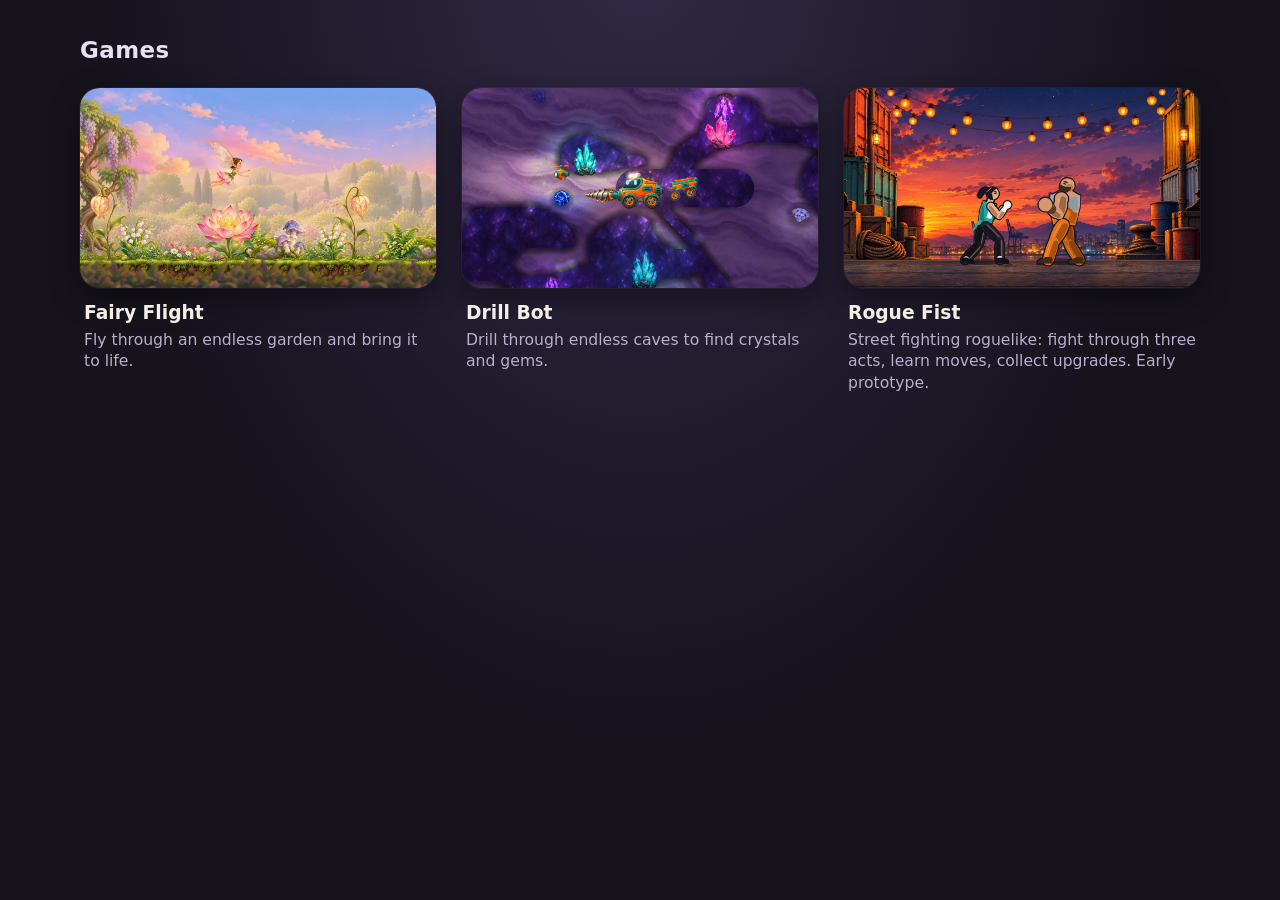
<file: index.html>
<!doctype html>
<html lang="en">
  <head>
    <meta charset="utf-8" />
    <meta name="viewport" content="width=device-width, initial-scale=1, viewport-fit=cover" />
    <meta name="theme-color" content="#16131d" />
    <title>Games</title>
    <link rel="icon" href="data:image/svg+xml,%3Csvg xmlns='http://www.w3.org/2000/svg' viewBox='0 0 32 32'%3E%3Cpath d='M16 3l11 9-11 17L5 12z' fill='%23ffc766'/%3E%3C/svg%3E" />
    <style>
      :root {
        color-scheme: dark;
      }
      html,
      body {
        margin: 0;
        min-height: 100%;
        background: radial-gradient(ellipse at 50% -10%, #332a48, #16131d 60%) fixed #16131d;
        color: #f4eee6;
        font: 17px/1.4 ui-rounded, 'SF Pro Rounded', 'Nunito', system-ui, sans-serif;
      }
      main {
        max-width: 1120px;
        margin: 0 auto;
        padding: max(28px, env(safe-area-inset-top)) 22px 40px;
      }
      h1 {
        margin: 6px 0 22px;
        font-size: 1.35rem;
        font-weight: 700;
        letter-spacing: 0.02em;
        color: #e9dff5;
      }
      .games {
        display: grid;
        grid-template-columns: repeat(auto-fit, minmax(300px, 1fr));
        gap: 26px;
      }
      a.game {
        display: block;
        color: inherit;
        text-decoration: none;
        border-radius: 20px;
        outline: none;
      }
      a.game img {
        display: block;
        width: 100%;
        height: auto;
        aspect-ratio: 16 / 9;
        object-fit: cover;
        border-radius: 20px;
        box-shadow: 0 10px 30px rgba(0, 0, 0, 0.45), 0 0 0 1px rgba(255, 255, 255, 0.06);
        transition: transform 0.18s ease, box-shadow 0.18s ease;
      }
      a.game:hover img,
      a.game:focus-visible img {
        transform: translateY(-3px) scale(1.01);
        box-shadow: 0 16px 40px rgba(0, 0, 0, 0.55), 0 0 0 3px rgba(255, 214, 140, 0.8);
      }
      a.game span {
        display: block;
        margin: 12px 4px 0;
        font-weight: 700;
        font-size: 1.1rem;
      }
      a.game small {
        display: block;
        margin: 2px 4px 0;
        color: #b9aecb;
        font-size: 0.92rem;
      }
    </style>
  </head>
  <body>
    <main>
      <h1>Games</h1>
      <div class="games">
        <a class="game" href="fairy-flight/">
          <img src="shots/fairy-flight.webp" alt="Fairy Flight: a fairy flying over a glowing flower garden" width="1280" height="720" />
          <span>Fairy Flight</span>
          <small>Fly through an endless garden and bring it to life.</small>
        </a>
        <a class="game" href="drill-bot/">
          <img src="shots/drill-bot.webp" alt="Drill Bot: a robot car drilling through a glowing crystal cave" width="1280" height="720" />
          <span>Drill Bot</span>
          <small>Drill through endless caves to find crystals and gems.</small>
        </a>
        <a class="game" href="rogue-fist/">
          <img src="shots/rogue-fist.webp" alt="Rogue Fist: two street fighters trading blows on a harbour dock at sunset" width="1280" height="720" />
          <span>Rogue Fist</span>
          <small>Street fighting roguelike: fight through three acts, learn moves, collect upgrades. Early prototype.</small>
        </a>
      </div>
    </main>
  </body>
</html>
</file>
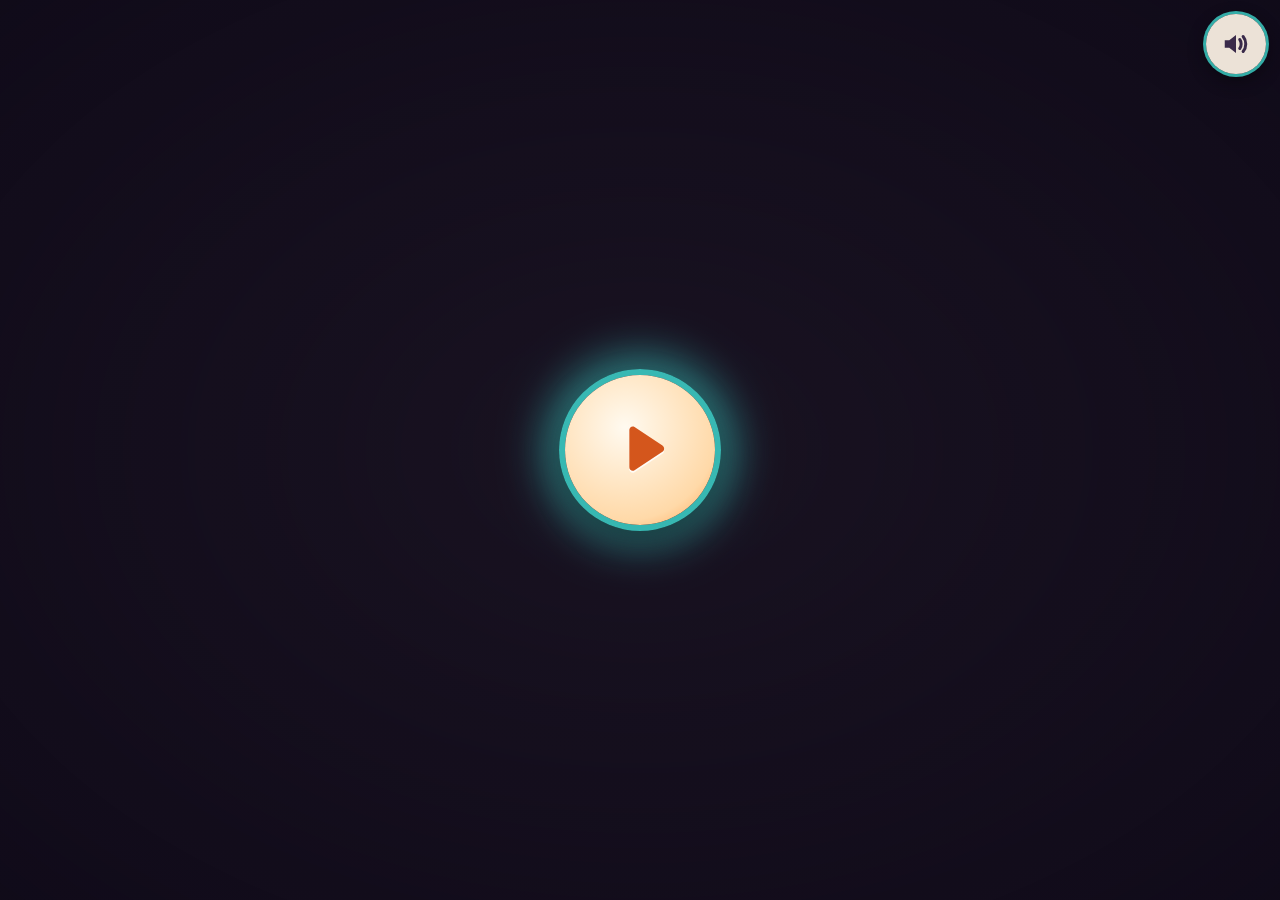
<file: drill-bot/index.html>
<!doctype html>
<html lang="en">
  <head>
    <meta charset="utf-8" />
    <meta name="viewport" content="width=device-width, initial-scale=1, viewport-fit=cover, user-scalable=no" />
    <meta name="theme-color" content="#1a1422" />
    <title>Drill Bot</title>
    <link rel="icon" href="data:image/svg+xml,%3Csvg xmlns='http://www.w3.org/2000/svg' viewBox='0 0 32 32'%3E%3Cpath d='M16 3l11 9-11 17L5 12z' fill='%2345f2e6'/%3E%3C/svg%3E" />
    <script type="module" crossorigin src="./assets/index-fQFzCQ03.js"></script>
    <link rel="modulepreload" crossorigin href="./assets/CanvasPool-DecUtJxW.js">
    <link rel="modulepreload" crossorigin href="./assets/Filter-DzecrWg_.js">
    <link rel="modulepreload" crossorigin href="./assets/canvasUtils-CxYPZET9.js">
    <link rel="modulepreload" crossorigin href="./assets/Cache-DDo62lBW.js">
    <link rel="modulepreload" crossorigin href="./assets/GCManagedHash-Bz2ZMBJN.js">
    <link rel="modulepreload" crossorigin href="./assets/RenderTargetSystem-D_g3MQ_J.js">
    <link rel="modulepreload" crossorigin href="./assets/getTextureBatchBindGroup-DBCrgHVb.js">
    <link rel="modulepreload" crossorigin href="./assets/GraphicsContext-vm7TDg_M.js">
    <link rel="modulepreload" crossorigin href="./assets/BufferResource-B9tN2DWq.js">
    <link rel="stylesheet" crossorigin href="./assets/index-C-mXr5ga.css">
  </head>
  <body>
    <div id="game"></div>
    <div id="ui">
      <button id="pause" class="round" aria-label="Pause" hidden>
        <svg viewBox="0 0 48 48" aria-hidden="true"><rect x="14" y="12" width="7" height="24" rx="3.5" /><rect x="27" y="12" width="7" height="24" rx="3.5" /></svg>
      </button>
      <button id="album-btn" class="round" aria-label="Treasures" hidden>
        <span class="ring"></span>
        <svg viewBox="0 0 48 48" aria-hidden="true"><path class="gem" d="M16 12h16l7 9-15 17L9 21z" /><path class="facet" d="M9 21h30M16 12l4 9 4-9 4 9 4-9M20 21l4 17 4-17" /></svg>
      </button>
      <button id="sound" class="round" aria-label="Sound" aria-pressed="true">
        <svg viewBox="0 0 48 48" aria-hidden="true">
          <path class="speaker" d="M9 19h6l9-7v24l-9-7H9z" />
          <g class="waves"><path d="M29 18c2.5 3.3 2.5 8.7 0 12" /><path d="M33.5 14c4.7 5.6 4.7 14.4 0 20" /></g>
          <g class="off"><path d="M30 18l10 12M40 18L30 30" /></g>
        </svg>
      </button>

      <div id="overlay">
        <button id="play" aria-label="Play">
          <svg viewBox="0 0 100 100" aria-hidden="true"><path d="M38 28c0-3 3-4.8 5.6-3.3l30 20c2.4 1.6 2.4 5 0 6.6l-30 20C41 72.8 38 71 38 68z" /></svg>
        </button>
        <svg id="rotate" viewBox="0 0 120 80" aria-hidden="true">
          <rect class="phone portrait" x="14" y="12" width="30" height="54" rx="6" />
          <path class="arrow" d="M54 26c10-8 22-8 30 0" />
          <path class="arrow" d="M80 20l5 7-8 2" />
          <rect class="phone landscape" x="66" y="34" width="50" height="30" rx="6" />
        </svg>
      </div>

      <div id="album" hidden>
        <div class="panel" role="dialog" aria-label="Treasures">
          <div class="upgrades"></div>
          <div class="gems"></div>
          <button class="close round-sm" aria-label="Close">
            <svg viewBox="0 0 48 48" aria-hidden="true"><path d="M14 14l20 20M34 14L14 34" /></svg>
          </button>
          <button class="reset round-sm" aria-label="Start over">
            <svg viewBox="0 0 48 48" aria-hidden="true"><path d="M24 11a13 13 0 1 1-12 8" /><path d="M9 11l3 9 9-3" /></svg>
          </button>
        </div>
        <div class="confirm" hidden role="dialog" aria-label="Start over?">
          <div class="picture" aria-hidden="true">
            <div class="before"></div>
            <svg class="arrow" viewBox="0 0 60 30"><path d="M4 15h46M40 5l12 10-12 10" /></svg>
            <div class="after"></div>
          </div>
          <div class="choices">
            <button class="no" aria-label="Keep my treasures">
              <svg viewBox="0 0 48 48" aria-hidden="true"><path d="M14 14l20 20M34 14L14 34" /></svg>
            </button>
            <button class="yes" aria-label="Start over (hold)">
              <svg class="hold" viewBox="0 0 100 100" aria-hidden="true"><circle class="track" cx="50" cy="50" r="46" /><circle class="fill" cx="50" cy="50" r="46" /></svg>
              <svg viewBox="0 0 48 48" aria-hidden="true"><path d="M24 11a13 13 0 1 1-12 8" /><path d="M9 11l3 9 9-3" /></svg>
              <!-- Shown after a quick tap/click: "press and hold me". -->
              <svg class="press hand" viewBox="0 0 64 64" aria-hidden="true"><path d="M26 6c3 0 5 2 5 5v17l3-1c3-1 5 0 6 2l1 2 3-1c3-1 5 1 6 3l1 2c3-1 6 1 6 4v10c0 8-6 14-14 14h-6c-5 0-9-2-12-6L12 41c-2-3-1-6 2-7 2-1 5-1 7 1l0 0V11c0-3 2-5 5-5z" /></svg>
              <svg class="press cursor" viewBox="0 0 64 64" aria-hidden="true"><path d="M14 6l34 30-15 2 9 19-7 3-9-19-12 10z" /></svg>
            </button>
          </div>
        </div>
      </div>

      <div id="celebrate" aria-hidden="true"><div class="rays"></div><div class="badge"></div></div>

      <div id="hint" aria-hidden="true">
        <div class="trail"></div>
        <svg class="hand" viewBox="0 0 64 64">
          <path d="M26 6c3 0 5 2 5 5v17l3-1c3-1 5 0 6 2l1 2 3-1c3-1 5 1 6 3l1 2c3-1 6 1 6 4v10c0 8-6 14-14 14h-6c-5 0-9-2-12-6L12 41c-2-3-1-6 2-7 2-1 5-1 7 1l0 0V11c0-3 2-5 5-5z" />
        </svg>
        <svg class="cursor" viewBox="0 0 64 64"><path d="M14 6l34 30-15 2 9 19-7 3-9-19-12 10z" /></svg>
        <div class="ripple"></div>
        <svg class="keys" viewBox="0 0 150 100">
          <rect x="52" y="4" width="46" height="42" rx="9" /><path d="M75 16l-9 12h18z" />
          <rect x="2" y="52" width="46" height="42" rx="9" /><path d="M16 73l12-9v18z" />
          <rect x="52" y="52" width="46" height="42" rx="9" /><path d="M75 84l-9-12h18z" />
          <g class="pressed"><rect x="102" y="52" width="46" height="42" rx="9" /><path d="M134 73l-12-9v18z" /></g>
        </svg>
      </div>

      <div id="trouble" hidden>
        <button id="restart" aria-label="Restart">
          <svg viewBox="0 0 100 100" aria-hidden="true"><path d="M50 22a28 28 0 1 1-26 18" /><path d="M18 24l6 17 17-6" /></svg>
        </button>
      </div>
    </div>
  </body>
</html>
</file>
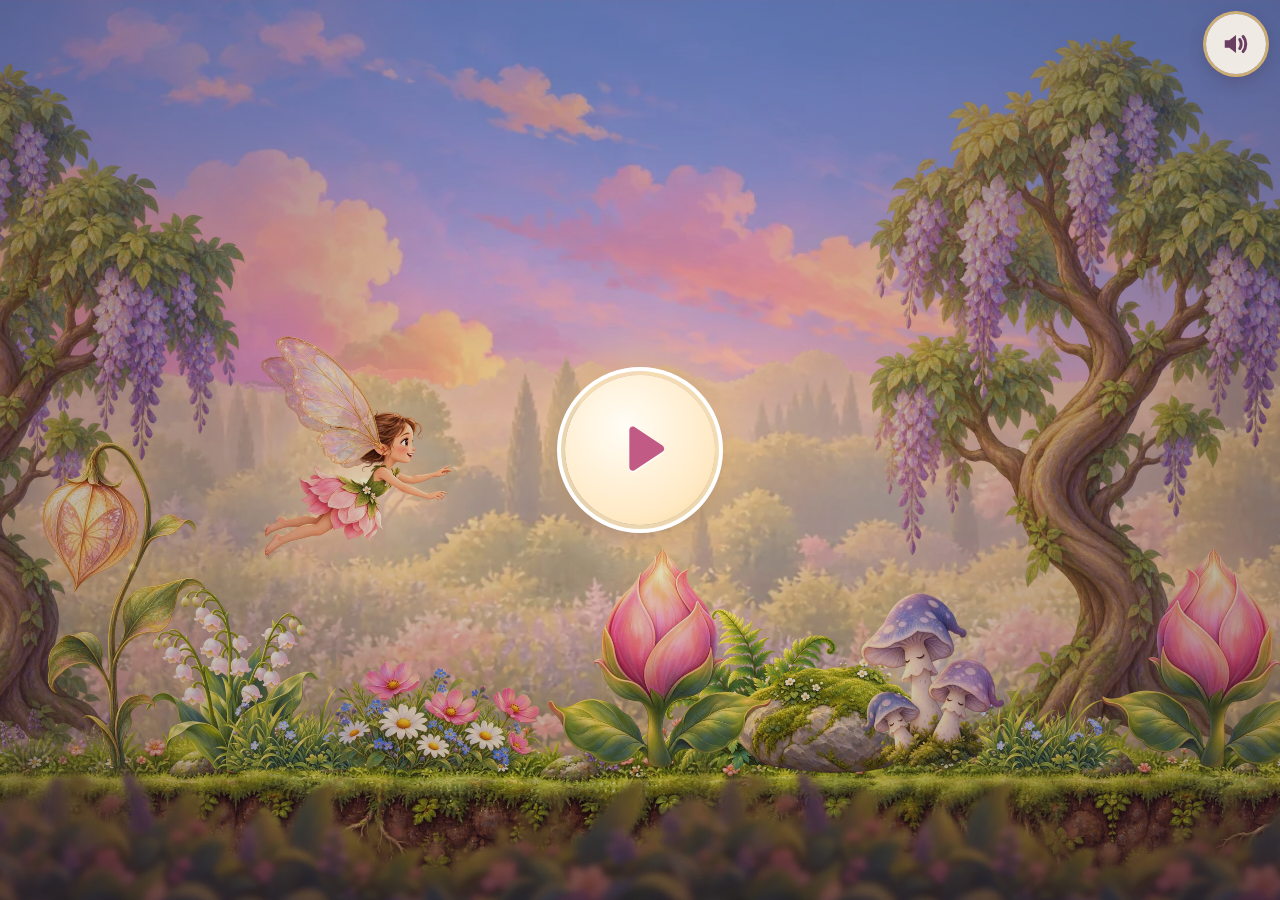
<file: fairy-flight/index.html>
<!doctype html>
<html lang="en">
  <head>
    <meta charset="utf-8" />
    <meta name="viewport" content="width=device-width, initial-scale=1, viewport-fit=cover, user-scalable=no" />
    <meta name="robots" content="noindex" />
    <meta name="theme-color" content="#2b2a3a" />
    <title>Fairy Flight</title>
    <script type="module" crossorigin src="./assets/index-Bqjc-ssl.js"></script>
    <link rel="modulepreload" crossorigin href="./assets/CanvasPool-DecUtJxW.js">
    <link rel="modulepreload" crossorigin href="./assets/Filter-DzecrWg_.js">
    <link rel="modulepreload" crossorigin href="./assets/canvasUtils-CxYPZET9.js">
    <link rel="modulepreload" crossorigin href="./assets/Cache-DDo62lBW.js">
    <link rel="modulepreload" crossorigin href="./assets/GCManagedHash-Bz2ZMBJN.js">
    <link rel="modulepreload" crossorigin href="./assets/RenderTargetSystem-CgUxHIsn.js">
    <link rel="modulepreload" crossorigin href="./assets/getTextureBatchBindGroup-DBCrgHVb.js">
    <link rel="modulepreload" crossorigin href="./assets/GraphicsContext-vm7TDg_M.js">
    <link rel="modulepreload" crossorigin href="./assets/BufferResource-B-thlpip.js">
    <link rel="stylesheet" crossorigin href="./assets/index-DMn7CEOX.css">
  </head>
  <body>
    <div id="game"></div>
    <div id="ui">
      <button id="pause" class="round" aria-label="Pause" hidden>
        <svg viewBox="0 0 48 48" aria-hidden="true"><rect x="14" y="12" width="7" height="24" rx="3.5" /><rect x="27" y="12" width="7" height="24" rx="3.5" /></svg>
      </button>
      <button id="sound" class="round" aria-label="Sound" aria-pressed="true">
        <svg viewBox="0 0 48 48" aria-hidden="true">
          <path class="speaker" d="M9 19h6l9-7v24l-9-7H9z" />
          <g class="waves"><path d="M29 18c2.5 3.3 2.5 8.7 0 12" /><path d="M33.5 14c4.7 5.6 4.7 14.4 0 20" /></g>
          <g class="off"><path d="M30 18l10 12M40 18L30 30" /></g>
        </svg>
      </button>
      <div id="overlay">
        <button id="play" aria-label="Play">
          <svg viewBox="0 0 100 100" aria-hidden="true"><path d="M38 28c0-3 3-4.8 5.6-3.3l30 20c2.4 1.6 2.4 5 0 6.6l-30 20C41 72.8 38 71 38 68z" /></svg>
        </button>
        <svg id="rotate" viewBox="0 0 120 80" aria-hidden="true">
          <rect class="phone portrait" x="14" y="12" width="30" height="54" rx="6" />
          <path class="arrow" d="M54 26c10-8 22-8 30 0" />
          <path class="arrow" d="M80 20l5 7-8 2" />
          <rect class="phone landscape" x="66" y="34" width="50" height="30" rx="6" />
        </svg>
      </div>
      <div id="hint" aria-hidden="true">
        <div class="trail"></div>
        <svg class="hand" viewBox="0 0 64 64">
          <path d="M26 6c3 0 5 2 5 5v17l3-1c3-1 5 0 6 2l1 2 3-1c3-1 5 1 6 3l1 2c3-1 6 1 6 4v10c0 8-6 14-14 14h-6c-5 0-9-2-12-6L12 41c-2-3-1-6 2-7 2-1 5-1 7 1l0 0V11c0-3 2-5 5-5z" />
        </svg>
        <svg class="cursor" viewBox="0 0 64 64">
          <path d="M14 6l34 30-15 2 9 19-7 3-9-19-12 10z" />
        </svg>
        <div class="ripple"></div>
        <svg class="keys" viewBox="0 0 150 100">
          <rect x="52" y="4" width="46" height="42" rx="9" /><path d="M75 16l-9 12h18z" />
          <rect x="2" y="52" width="46" height="42" rx="9" /><path d="M16 73l12-9v18z" />
          <rect x="52" y="52" width="46" height="42" rx="9" /><path d="M75 84l-9-12h18z" />
          <g class="pressed"><rect x="102" y="52" width="46" height="42" rx="9" /><path d="M134 73l-12-9v18z" /></g>
        </svg>
      </div>
      <div id="trouble" hidden>
        <button id="restart" aria-label="Restart">
          <svg viewBox="0 0 100 100" aria-hidden="true"><path d="M50 22a28 28 0 1 1-26 18" /><path d="M18 24l6 17 17-6" /></svg>
        </button>
      </div>
    </div>
  </body>
</html>
</file>
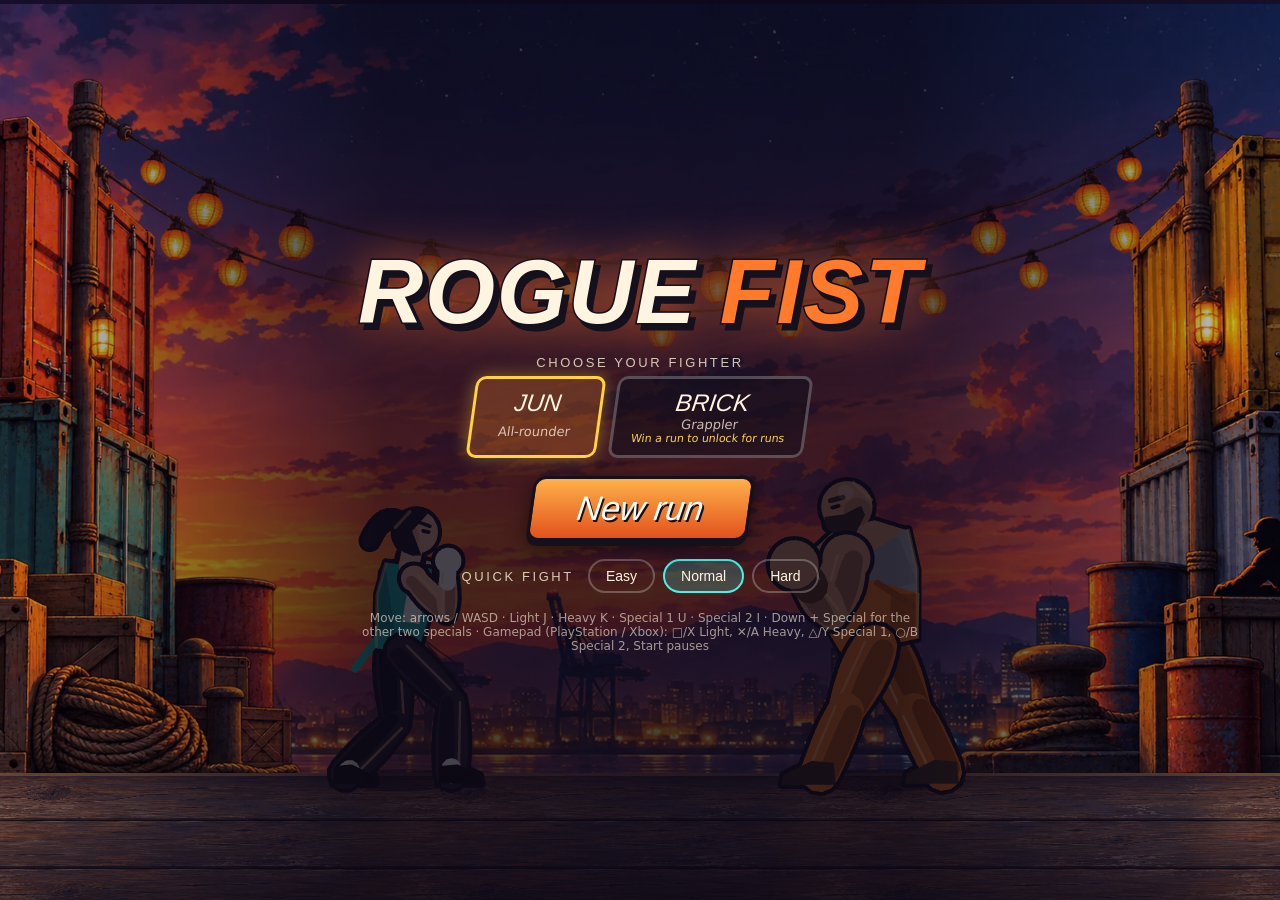
<file: rogue-fist/index.html>
<!doctype html>
<html lang="en">
  <head>
    <meta charset="utf-8" />
    <meta name="viewport" content="width=device-width, initial-scale=1, viewport-fit=cover, user-scalable=no" />
    <meta name="theme-color" content="#1b1230" />
    <!-- Added to the home screen, it opens fullscreen in landscape (also on iPhone, which has no page fullscreen). -->
    <meta name="mobile-web-app-capable" content="yes" />
    <meta name="apple-mobile-web-app-capable" content="yes" />
    <meta name="apple-mobile-web-app-status-bar-style" content="black-translucent" />
    <link rel="manifest" href="./manifest.webmanifest" />
    <title>Rogue Fist</title>
    <link rel="icon" href="data:image/svg+xml,%3Csvg xmlns='http://www.w3.org/2000/svg' viewBox='0 0 32 32'%3E%3Crect x='6' y='9' width='20' height='16' rx='5' fill='%23ff8a2a'/%3E%3Crect x='6' y='6' width='14' height='8' rx='4' fill='%23ffb366'/%3E%3C/svg%3E" />
    <script type="module" crossorigin src="./assets/index-CrN6Ofp3.js"></script>
    <link rel="modulepreload" crossorigin href="./assets/CanvasPool-DecUtJxW.js">
    <link rel="modulepreload" crossorigin href="./assets/Filter-DzecrWg_.js">
    <link rel="modulepreload" crossorigin href="./assets/canvasUtils-CxYPZET9.js">
    <link rel="modulepreload" crossorigin href="./assets/Cache-DDo62lBW.js">
    <link rel="modulepreload" crossorigin href="./assets/GCManagedHash-Bz2ZMBJN.js">
    <link rel="modulepreload" crossorigin href="./assets/RenderTargetSystem-CgUxHIsn.js">
    <link rel="modulepreload" crossorigin href="./assets/getTextureBatchBindGroup-DBCrgHVb.js">
    <link rel="modulepreload" crossorigin href="./assets/GraphicsContext-vm7TDg_M.js">
    <link rel="modulepreload" crossorigin href="./assets/BufferResource-B-thlpip.js">
    <link rel="stylesheet" crossorigin href="./assets/index-DuSIVUhc.css">
  </head>
  <body>
    <div id="game"></div>
    <div id="ui">
      <div id="hud" hidden>
        <div class="side p0">
          <div class="name"></div>
          <div class="bar"><div class="lag"></div><div class="fill"></div></div>
          <div class="stun"><div class="fill"></div></div>
          <div class="wins"></div>
        </div>
        <div class="timer">99</div>
        <div class="side p1">
          <div class="name"></div>
          <div class="bar"><div class="lag"></div><div class="fill"></div></div>
          <div class="stun"><div class="fill"></div></div>
          <div class="wins"></div>
        </div>
        <div class="combo p0"></div>
        <div class="combo p1"></div>
      </div>
      <div id="announce"></div>
      <button id="pause" aria-label="Pause" hidden>
        <svg viewBox="0 0 48 48" aria-hidden="true"><rect x="14" y="12" width="7" height="24" rx="2" /><rect x="27" y="12" width="7" height="24" rx="2" /></svg>
      </button>

      <div id="touch" hidden>
        <div class="stick-zone"><div class="stick"><div class="knob"></div></div></div>
        <div class="buttons">
          <button class="btn l" data-b="l" aria-label="Light">L</button>
          <button class="btn h" data-b="h" aria-label="Heavy">H</button>
          <button class="btn s1" data-b="s1" aria-label="Special 1">S1</button>
          <button class="btn s2" data-b="s2" aria-label="Special 2">S2</button>
        </div>
      </div>

      <div id="menu" class="screen">
        <h1 class="logo"><span>ROGUE</span><span>FIST</span></h1>
        <div class="pick">
          <div class="label">Choose your fighter</div>
          <div class="fighters">
            <button class="fighter nav" data-char="jun"><span class="fname">JUN</span><span class="blurb">All-rounder</span></button>
            <button class="fighter nav" data-char="brick"><span class="fname">BRICK</span><span class="blurb">Grappler</span><span class="lock">Win a run to unlock for runs</span></button>
          </div>
        </div>
        <div class="modes">
          <button id="new-run" class="big nav primary">New run</button>
          <button id="continue-run" class="big alt nav" hidden>Continue run</button>
        </div>
        <div class="quick">
          <span class="label">Quick fight</span>
          <button class="level nav" data-level="easy">Easy</button>
          <button class="level nav" data-level="normal">Normal</button>
          <button class="level nav" data-level="hard">Hard</button>
        </div>
        <div class="keys">Move: arrows / WASD · Light J · Heavy K · Special 1 U · Special 2 I · Down + Special for the other two specials · Gamepad (PlayStation / Xbox): □/X Light, ✕/A Heavy, △/Y Special 1, ○/B Special 2, Start pauses</div>
      </div>

      <div id="run" class="screen run" hidden></div>

      <div id="paused" class="screen" hidden>
        <div class="title">Paused</div>
        <button id="resume" class="big nav">Resume</button>
        <button id="quit" class="small nav">Quit to menu</button>
        <div class="moves"></div>
      </div>

      <div id="over" class="screen" hidden>
        <div class="title"></div>
        <button id="rematch" class="big nav">Rematch</button>
        <button id="tomenu" class="small nav">Menu</button>
      </div>

      <div id="rotate" hidden>Turn your phone sideways</div>
    </div>
  </body>
</html>
</file>
<file: drill-bot/assets/index-C-mXr5ga.css>
:root{--cream:#fff6e8eb;--plum:#3a2a4a;--gold:#f5c86a;--teal:#45f2e6;--orange:#ff8a2a;--safe-t:env(safe-area-inset-top,0px);--safe-r:env(safe-area-inset-right,0px);--safe-l:env(safe-area-inset-left,0px)}html,body{overscroll-behavior:none;-webkit-user-select:none;user-select:none;-webkit-touch-callout:none;-webkit-tap-highlight-color:transparent;background:#1a1422;height:100%;margin:0;overflow:hidden}#game,#game canvas{touch-action:none;width:100%;height:100%;display:block;position:fixed;inset:0}#ui{pointer-events:none;position:fixed;inset:0}button{font:inherit;cursor:pointer;pointer-events:auto;touch-action:manipulation;border:0;padding:0}button:focus-visible{outline-offset:4px;outline:4px solid #fff}.round{z-index:2;top:calc(14px + var(--safe-t));background:var(--cream);border-radius:50%;place-items:center;width:60px;height:60px;transition:transform .15s;display:grid;position:absolute;box-shadow:0 0 0 3px #45f2e6b3,0 6px 18px #00000073}.round:active{transform:scale(.92)}.round svg{width:36px;height:36px;fill:var(--plum);stroke:var(--plum);stroke-linecap:round;stroke-width:0}#pause{left:calc(14px + var(--safe-l))}#sound{right:calc(14px + var(--safe-r))}#album-btn{left:calc(88px + var(--safe-l))}#album-btn .gem{fill:var(--teal);stroke:var(--plum);stroke-width:2.5px;stroke-linejoin:round}#album-btn .facet{fill:none;stroke:var(--plum);stroke-width:1.6px;stroke-linejoin:round;opacity:.55}#album-btn .ring{background:conic-gradient(var(--gold) calc(var(--p,0) * 1turn), #ffffff24 0);pointer-events:none;border-radius:50%;position:absolute;inset:-7px;-webkit-mask:radial-gradient(circle,#0000 35px,#000 36px);mask:radial-gradient(circle,#0000 35px,#000 36px)}#album-btn.glow{animation:.9s ease-out 2 glowpulse}@keyframes glowpulse{40%{box-shadow:0 0 0 5px var(--gold), 0 0 30px 10px #ffd678cc;transform:scale(1.2)}}#sound .waves path,#sound .off path{fill:none;stroke-width:4px}#sound .off,#sound[aria-pressed=false] .waves{display:none}#sound[aria-pressed=false] .off{display:inline}#sound[aria-pressed=false]{background:#e6e2ecd9}[hidden]{display:none!important}#overlay{pointer-events:auto;opacity:1;background:radial-gradient(#140a1e1a,#0a051499);align-content:center;place-items:center;gap:18px;transition:opacity .35s;display:grid;position:absolute;inset:0}#overlay.gone,#overlay.gone button{pointer-events:none}#overlay.gone{opacity:0;visibility:hidden;transition:opacity .35s,visibility 0s .35s}#play{position:relative;box-shadow:0 0 0 6px #45f2e6bf,0 10px 30px #00000080}#play:before{content:"";z-index:-1;border-radius:50%;animation:2.2s ease-in-out infinite breathe;position:absolute;inset:-6px;box-shadow:0 0 44px 14px #45f2e699}#play svg{fill:#d4561c;filter:drop-shadow(0 2px #fffc);width:62%;height:62%}@keyframes breathe{50%{opacity:.6;transform:scale(1.12)}}#rotate{fill:none;width:120px;stroke:var(--cream);stroke-width:4px;stroke-linecap:round;stroke-linejoin:round;display:none}@media (orientation:portrait) and (pointer:coarse){#rotate{display:block}}#rotate .landscape{animation:2.4s infinite blink}@keyframes blink{0%,40%{opacity:.25}60%,to{opacity:1}}#hint{opacity:0;--dx:260px;--dy:-40px;transition:opacity .5s;position:absolute;top:0;left:0}#hint.show{opacity:1}#hint .hand,#hint .cursor{fill:#fffcf4f2;width:64px;height:64px;stroke:var(--plum);stroke-width:3px;stroke-linejoin:round;filter:drop-shadow(0 3px 6px #3c1e3266);animation:2.6s ease-in-out infinite glide;display:none;position:absolute}#hint.touch .hand,#hint.mouse .cursor{display:block}#hint .hand{margin:-6px 0 0 -26px}#hint .cursor{margin:-6px 0 0 -14px}#hint .ripple{width:56px;height:56px;transform:translate(var(--dx), var(--dy)) scale(.2);opacity:0;border:4px solid #fff0bef2;border-radius:50%;margin:-28px 0 0 -28px;animation:2.6s ease-out infinite ripple;position:absolute;box-shadow:0 0 18px #ffdc8ce6}#hint.keyboard .ripple,#hint.keyboard .trail{display:none}#hint .trail{height:0;width:var(--len,260px);transform-origin:0 0;transform:rotate(var(--angle,0deg));border-top:5px dotted #fff4cdd9;animation:2.6s ease-in-out infinite trail;position:absolute}@keyframes glide{0%{opacity:0;transform:translate(40px,40px)}12%{opacity:1;transform:translate(40px,40px)}45%{transform:translate(var(--dx), var(--dy)) scale(1)}52%{transform:translate(var(--dx), var(--dy)) scale(.85)}85%{transform:translate(var(--dx), var(--dy)) scale(.85);opacity:1}to{transform:translate(var(--dx), var(--dy)) scale(1);opacity:0}}@keyframes ripple{0%,48%{opacity:0;transform:translate(var(--dx), var(--dy)) scale(.2)}55%{opacity:1}85%{opacity:0;transform:translate(var(--dx), var(--dy)) scale(1.6)}to{opacity:0}}@keyframes trail{0%,50%{clip-path:inset(0 100% 0 0);opacity:1}80%{clip-path:inset(0);opacity:1}to{clip-path:inset(0);opacity:0}}#hint .keys{fill:#fffcf4eb;width:150px;stroke:var(--plum);stroke-width:3px;filter:drop-shadow(0 3px 6px #3c1e3266);display:none;position:absolute;transform:translate(-75px,70px)}#hint .keys path{fill:var(--plum);stroke:none}#hint.keyboard .keys{display:block}#hint .keys .pressed{transform-origin:125px 73px;animation:1.2s ease-in-out infinite press}#hint .keys .pressed rect{fill:#ffe7a8}@keyframes press{50%{transform:scale(.88)}}#trouble{pointer-events:auto;background:#1f1829;place-items:center;display:grid;position:absolute;inset:0}#play,#restart{background:radial-gradient(circle at 40% 35%,#fffaf0,#ffd9a8 70%,#ff9f4a);border-radius:50%;place-items:center;width:min(150px,34vmin);height:min(150px,34vmin);display:grid}#restart svg{fill:none;stroke:#d4561c;stroke-width:9px;stroke-linecap:round;stroke-linejoin:round;width:58%}#album{pointer-events:auto;z-index:3;background:#080410b8;place-items:center;display:grid;position:absolute;inset:0}#album .panel{box-sizing:border-box;background:radial-gradient(at 50% 0,#3c2d52,#221a31 70%);border-radius:26px;width:min(760px,94vw);max-height:92vh;padding:18px 20px 22px;position:relative;overflow:auto;box-shadow:0 0 0 4px #45f2e659,0 20px 60px #0009}#album .upgrades{flex-wrap:wrap;justify-content:center;gap:min(14px,2vw);padding:6px 56px 16px;display:flex}.up{aspect-ratio:1;background:#ffffff12;border-radius:50%;place-items:center;width:min(62px,11vw);display:grid;position:relative}.up svg{fill:none;stroke:#ffffff47;stroke-width:3px;stroke-linecap:round;stroke-linejoin:round;width:66%;height:66%}.up.done{background:radial-gradient(circle at 40% 35%,#fff4d8,#ffc766 75%,#e08a2a);box-shadow:0 0 14px #ffc8648c}.up.done svg{stroke:#4a2a1a}.up.next:after{content:"";background:conic-gradient(var(--gold) calc(var(--p,0) * 1turn), #ffffff1f 0);border-radius:50%;position:absolute;inset:-5px;-webkit-mask:radial-gradient(circle,#0000 62%,#000 63%);mask:radial-gradient(circle,#0000 62%,#000 63%)}.up.next svg{stroke:#ffe6aaa6}#album .gems{grid-template-columns:repeat(6,1fr);gap:min(12px,1.6vw);display:grid}.slot{aspect-ratio:.8;background:#00000047;border-radius:16px;grid-template-rows:1fr auto;place-items:center;padding:8% 10% 10%;display:grid;position:relative;box-shadow:inset 0 2px 8px #00000080}.slot img{object-fit:contain;filter:brightness(0)opacity(.32);width:78%;max-height:100%}.slot.found img{filter:drop-shadow(0 0 10px var(--c,#fff))}.slot.new{animation:1.4s ease-in-out 2 newslot}@keyframes newslot{50%{box-shadow:inset 0 2px 8px #00000080, 0 0 0 4px var(--gold), 0 0 26px var(--gold)}}.slot .jar{background:#ffffff1a;border-radius:5px;width:70%;height:9px;margin-top:6px;overflow:hidden}.slot .jar i{height:100%;width:calc(var(--f,0) * 100%);background:linear-gradient(90deg, var(--c,#fff), #fff);border-radius:5px;display:block}.round-sm{background:#ffffff1a;border-radius:50%;place-items:center;width:52px;height:52px;display:grid;position:absolute}.round-sm svg{fill:none;stroke:#fff6e8;stroke-width:4px;stroke-linecap:round;stroke-linejoin:round;width:30px}#album .close{background:var(--cream);top:12px;right:12px}#album .close svg{stroke:var(--plum)}#album .reset{opacity:.6;width:44px;height:44px;top:12px;left:12px}#album .reset svg{width:24px}#album .confirm{background:#080410e6;align-content:center;place-items:center;gap:28px;display:grid;position:absolute;inset:0}#album .picture{align-items:center;gap:14px;display:flex}#album .picture .before,#album .picture .after{box-sizing:border-box;background:#ffffff14;border-radius:14px;grid-template-columns:repeat(3,1fr);place-items:center;width:110px;height:80px;padding:6px;display:grid}#album .picture img{width:28px}#album .picture .arrow{fill:none;stroke:#fff6e8;stroke-width:4px;stroke-linecap:round;stroke-linejoin:round;width:60px}#album .choices{gap:60px;display:flex}#album .choices button{border-radius:50%;place-items:center;width:96px;height:96px;display:grid;position:relative}#album .choices svg{fill:none;stroke-width:5px;stroke-linecap:round;stroke-linejoin:round;width:48px}#album .no{background:var(--cream);box-shadow:0 0 0 5px #45f2e6b3}#album .no svg{stroke:var(--plum)}#album .yes{background:#5a2c3a}#album .yes svg{stroke:#ffd2d8}#album .yes .hold{width:calc(100% + 16px);height:calc(100% + 16px);position:absolute;inset:-8px;transform:rotate(-90deg)}#album .yes .hold circle{fill:none;stroke-width:6px}#album .yes .hold .track{stroke:#ff9fb047}#album .yes .hold .fill{stroke:#ff9fb0;stroke-dasharray:289;stroke-dashoffset:calc(289 * (1 - var(--hold,0)))}#album .yes .press{fill:#fffcf4f2;width:58px;height:58px;stroke:var(--plum);stroke-width:3px;stroke-linejoin:round;filter:drop-shadow(0 3px 6px #00000080);opacity:0;pointer-events:none;position:absolute;top:58%;left:50%}#album .yes .press.hand{margin-left:-22px}#album .yes .press.cursor{margin-left:-10px}#album .yes.nudge-touch .press.hand,#album .yes.nudge-mouse .press.cursor{animation:1.8s ease-in-out press-hold}#album .yes.nudge-touch .hold .fill,#album .yes.nudge-mouse .hold .fill{animation:1.8s ease-in-out fill-preview}@keyframes press-hold{0%{opacity:0;transform:translate(18px,18px)}15%{opacity:1;transform:translate(0)scale(1)}25%,80%{opacity:1;transform:translate(0)scale(.84)}to{opacity:0;transform:translate(0)scale(1)}}@keyframes fill-preview{0%,25%{stroke-dashoffset:289px}75%{stroke-dashoffset:130px}to{stroke-dashoffset:289px}}#celebrate{opacity:0;z-index:2;width:0;height:0;position:absolute;top:24%;left:50%}#celebrate .badge{background:radial-gradient(circle,#fff5dcf2,#ffc878d9 70%);border-radius:50%;place-items:center;width:116px;height:116px;margin:-58px 0 0 -58px;display:grid;position:absolute;box-shadow:0 0 40px 12px #ffd282b3}#celebrate .badge img{width:64%}#celebrate .badge svg{fill:none;stroke:#4a2a1a;stroke-width:3px;stroke-linecap:round;stroke-linejoin:round;width:62%}#celebrate .rays{background:repeating-conic-gradient(#ffe6a059 0 8deg, transparent 8deg 22deg);width:280px;height:280px;margin:-140px 0 0 -140px;animation:6s linear infinite spin;position:absolute;-webkit-mask:radial-gradient(circle,#000 30%,#0000 70%);mask:radial-gradient(circle,#000 30%,#0000 70%)}@keyframes spin{to{transform:rotate(1turn)}}#celebrate.show{animation:2.4s ease-in-out forwards celebrate}@keyframes celebrate{0%{opacity:0;transform:scale(.2)}15%{opacity:1;transform:scale(1.1)}25%{transform:scale(1)}70%{opacity:1;transform:translate(0)scale(1)}to{opacity:0;transform:translate(var(--tx,0), var(--ty,0)) scale(.15)}}.up img,#celebrate .badge img{object-fit:contain;width:74%;max-height:74%}.up:not(.done) img{filter:brightness(0)invert()opacity(.28)}.up.next img{filter:brightness(0)invert(.9)sepia()saturate(2)opacity(.6)}.up svg.lamp,.up svg.rainbow,#celebrate .badge svg.lamp,#celebrate .badge svg.rainbow{stroke-width:6px;fill:none}.up:not(.done) svg.lamp,.up:not(.done) svg.rainbow{opacity:.35;filter:grayscale()}img.gold{filter:sepia()saturate(3)hue-rotate(-12deg)brightness(1.15)}img.glow-wheel{filter:drop-shadow(0 0 6px #66f0ff)drop-shadow(0 0 10px #66f0ff)}.up:not(.done) img.gold,.up:not(.done) img.glow-wheel{filter:brightness(0)invert()opacity(.28)}#overlay.paused{align-content:end;padding-bottom:12vh}body.album-open #pause,body.album-open #sound,body.album-open #album-btn{visibility:hidden}#hint .hand,#hint .cursor{width:84px;height:84px}
</file>
<file: fairy-flight/assets/index-DMn7CEOX.css>
:root{--cream:#fff9ece6;--plum:#6a3d63;--gold:#f5c86a;--safe-t:env(safe-area-inset-top,0px);--safe-r:env(safe-area-inset-right,0px);--safe-l:env(safe-area-inset-left,0px)}html,body{overscroll-behavior:none;-webkit-user-select:none;user-select:none;-webkit-touch-callout:none;-webkit-tap-highlight-color:transparent;background:#2b2a3a;height:100%;margin:0;overflow:hidden}#game,#game canvas{touch-action:none;width:100%;height:100%;display:block;position:fixed;inset:0}#ui{pointer-events:none;position:fixed;inset:0}button{font:inherit;cursor:pointer;pointer-events:auto;touch-action:manipulation;border:0;padding:0}button:focus-visible{outline-offset:4px;outline:4px solid #fff}.round{z-index:2;top:calc(14px + var(--safe-t));background:var(--cream);border-radius:50%;place-items:center;width:60px;height:60px;transition:transform .15s;display:grid;position:absolute;box-shadow:0 0 0 3px #f5c86abf,0 6px 18px #3c1e324d}.round:active{transform:scale(.92)}.round svg{width:36px;height:36px;fill:var(--plum);stroke:var(--plum);stroke-linecap:round;stroke-width:0}#pause{left:calc(14px + var(--safe-l))}#sound{right:calc(14px + var(--safe-r))}#sound .waves path,#sound .off path{fill:none;stroke-width:4px}#sound .off,#sound[aria-pressed=false] .waves{display:none}#sound[aria-pressed=false] .off{display:inline}#sound[aria-pressed=false]{background:#e6e2ecd9}[hidden]{display:none!important}#overlay{pointer-events:auto;opacity:1;background:radial-gradient(#3c1e3c0d,#28142d73);align-content:center;place-items:center;gap:18px;transition:opacity .35s;display:grid;position:absolute;inset:0}#overlay.gone,#overlay.gone button{pointer-events:none}#overlay.gone{opacity:0;visibility:hidden;transition:opacity .35s,visibility 0s .35s}#play{position:relative;box-shadow:0 0 0 6px #ffecbecc,0 10px 30px #3c1e3259}#play:before{content:"";z-index:-1;border-radius:50%;animation:2.2s ease-in-out infinite breathe;position:absolute;inset:-6px;box-shadow:0 0 40px 12px #ffd68cbf}#play svg{fill:#c25a86;filter:drop-shadow(0 2px #fffc);width:62%;height:62%}@keyframes breathe{50%{opacity:.6;transform:scale(1.12)}}#rotate{fill:none;width:120px;stroke:var(--cream);stroke-width:4px;stroke-linecap:round;stroke-linejoin:round;display:none}@media (orientation:portrait) and (pointer:coarse){#rotate{display:block}}#rotate .landscape{animation:2.4s infinite blink}@keyframes blink{0%,40%{opacity:.25}60%,to{opacity:1}}#hint{opacity:0;--dx:260px;--dy:-40px;transition:opacity .5s;position:absolute;top:0;left:0}#hint.show{opacity:1}#hint .hand,#hint .cursor{fill:#fffcf4f2;stroke:#6a3d63;stroke-width:3px;stroke-linejoin:round;filter:drop-shadow(0 3px 6px #3c1e3266);width:64px;height:64px;animation:2.6s ease-in-out infinite glide;display:none;position:absolute}#hint.touch .hand,#hint.mouse .cursor{display:block}#hint .hand{margin:-6px 0 0 -26px}#hint .cursor{margin:-6px 0 0 -14px}#hint .ripple{width:56px;height:56px;transform:translate(var(--dx), var(--dy)) scale(.2);opacity:0;border:4px solid #fff0bef2;border-radius:50%;margin:-28px 0 0 -28px;animation:2.6s ease-out infinite ripple;position:absolute;box-shadow:0 0 18px #ffdc8ce6}#hint.keyboard .ripple,#hint.keyboard .trail{display:none}#hint .trail{height:0;width:var(--len,260px);transform-origin:0 0;transform:rotate(var(--angle,0deg));border-top:5px dotted #fff4cdd9;animation:2.6s ease-in-out infinite trail;position:absolute}@keyframes glide{0%{opacity:0;transform:translate(40px,40px)}12%{opacity:1;transform:translate(40px,40px)}45%{transform:translate(var(--dx), var(--dy)) scale(1)}52%{transform:translate(var(--dx), var(--dy)) scale(.85)}85%{transform:translate(var(--dx), var(--dy)) scale(.85);opacity:1}to{transform:translate(var(--dx), var(--dy)) scale(1);opacity:0}}@keyframes ripple{0%,48%{opacity:0;transform:translate(var(--dx), var(--dy)) scale(.2)}55%{opacity:1}85%{opacity:0;transform:translate(var(--dx), var(--dy)) scale(1.6)}to{opacity:0}}@keyframes trail{0%,50%{clip-path:inset(0 100% 0 0);opacity:1}80%{clip-path:inset(0);opacity:1}to{clip-path:inset(0);opacity:0}}#hint .keys{fill:#fffcf4eb;stroke:#6a3d63;stroke-width:3px;filter:drop-shadow(0 3px 6px #3c1e3266);width:150px;display:none;position:absolute;transform:translate(-75px,70px)}#hint .keys path{fill:#6a3d63;stroke:none}#hint.keyboard .keys{display:block}#hint .keys .pressed{transform-origin:125px 73px;animation:1.2s ease-in-out infinite press}#hint .keys .pressed rect{fill:#ffe7a8}@keyframes press{50%{transform:scale(.88)}}#trouble{pointer-events:auto;background:#3b3350;place-items:center;display:grid;position:absolute;inset:0}#play,#restart{background:radial-gradient(circle at 40% 35%,#fffdf6,#ffe9c4 70%,#f7d08a);border-radius:50%;place-items:center;width:min(150px,34vmin);height:min(150px,34vmin);display:grid}#restart svg{fill:none;stroke:#c25a86;stroke-width:9px;stroke-linecap:round;stroke-linejoin:round;width:58%}
</file>
<file: rogue-fist/assets/index-DuSIVUhc.css>
:root{--ink:#14101c;--gold:#ffd23f;--hot:#ff7a2a;--teal:#45f2e6;--cream:#fff4e0;--safe-t:env(safe-area-inset-top,0px);--safe-r:env(safe-area-inset-right,0px);--safe-b:env(safe-area-inset-bottom,0px);--safe-l:env(safe-area-inset-left,0px);font-family:Arial Black,Helvetica Neue,Arial,sans-serif}html,body{height:100%;color:var(--cream);overscroll-behavior:none;-webkit-user-select:none;user-select:none;-webkit-touch-callout:none;-webkit-tap-highlight-color:transparent;background:#1b1230;margin:0;overflow:hidden}#game,#game canvas{touch-action:none;width:100%;height:100%;display:block;position:fixed;inset:0}#ui{pointer-events:none;position:fixed;inset:0}button{font:inherit;color:inherit;cursor:pointer;pointer-events:auto;touch-action:manipulation;background:0 0;border:0;padding:0}button:focus-visible{outline-offset:3px;outline:3px solid #fff}#hud{top:calc(8px + var(--safe-t));left:calc(10px + var(--safe-l));right:calc(10px + var(--safe-r));grid-template-columns:1fr auto 1fr;align-items:start;gap:10px;display:grid;position:absolute}#hud[hidden]{display:none}.side{gap:3px;display:grid}.side .name{letter-spacing:.06em;color:#fff;text-shadow:2px 2px 0 var(--ink), -1px -1px 0 var(--ink), 1px -1px 0 var(--ink), -1px 1px 0 var(--ink);font-size:clamp(12px,2.2vw,20px);font-style:italic}.p1 .name{text-align:right}.bar{border:2px solid var(--ink);background:#3a0d12;height:clamp(12px,2.6vw,22px);position:relative;overflow:hidden;transform:skew(-18deg);box-shadow:0 0 0 2px #e9c46a,0 3px 8px #00000080}.p1 .bar{transform:skew(18deg)}.bar .fill,.bar .lag{transform-origin:100%;position:absolute;inset:0}.p1 .bar .fill,.p1 .bar .lag{transform-origin:0}.bar .lag{background:#e23b2e}.bar .fill{background:linear-gradient(#fff39a, var(--gold) 45%, #e9a400)}.bar.low .fill{animation:.5s steps(2,end) infinite low}@keyframes low{50%{filter:brightness(1.5)saturate(1.4)}}.stun{background:#14101c99;width:60%;height:4px}.p1 .stun{justify-self:end}.stun .fill{transform-origin:0;background:#7de0ff;height:100%;transform:scaleX(0)}.p1 .stun .fill{transform-origin:100%}.wins{gap:5px;display:flex}.p1 .wins{justify-content:flex-end}.wins i{border:2px solid var(--ink);background:#ffffff26;border-radius:50%;width:12px;height:12px}.wins i.won{background:radial-gradient(circle at 35% 35%, #fff7b0, var(--gold) 50%, #d98b00);box-shadow:0 0 8px var(--gold)}.timer{text-align:center;color:#fff;border:3px solid var(--ink);min-width:2.2ch;text-shadow:2px 2px 0 var(--ink);background:linear-gradient(#ff9a3c,#c8431b);border-radius:8px;padding:2px 8px;font-size:clamp(26px,5.4vw,48px);line-height:1;box-shadow:0 3px 10px #00000080}.combo{color:#fff;opacity:0;text-shadow:2px 2px 0 var(--ink), -1px -1px 0 var(--ink);font-size:clamp(14px,2.6vw,24px);font-style:italic;position:absolute;top:calc(100% + 28px)}.combo b{color:var(--gold);font-size:1.8em}.combo.p0{left:0}.combo.p1{right:0}.combo.show{animation:1.3s ease-out forwards pop}@keyframes pop{0%{opacity:0;transform:scale(1.6)}10%{opacity:1;transform:scale(1)}80%{opacity:1}to{opacity:0}}#announce{text-align:center;letter-spacing:.04em;opacity:0;color:var(--gold);-webkit-text-stroke:3px var(--ink);paint-order:stroke fill;text-shadow:4px 5px 0 var(--ink), 0 0 30px #ff7828cc;background:linear-gradient(#fff6b8, var(--gold) 45%, var(--hot));-webkit-text-fill-color:transparent;-webkit-background-clip:text;background-clip:text;font-size:clamp(36px,9vw,96px);font-style:italic;position:absolute;top:38%;left:0;right:0}#announce.show.go{animation:1.4s cubic-bezier(.2,1.4,.4,1) forwards announce}#announce.small{font-size:clamp(22px,4vw,40px);top:26%}#announce.fight{background:linear-gradient(#fff,#ffe066 40%,#ff5a2a);-webkit-background-clip:text;background-clip:text}@keyframes announce{0%{opacity:0;transform:scale(2.4)skew(-8deg)}14%{opacity:1;transform:scale(1)skew(-8deg)}80%{opacity:1;transform:scale(1.04)skew(-8deg)}to{opacity:0;transform:scale(1.1)skew(-8deg)}}#pause{top:calc(64px + var(--safe-t));background:#14101c8c;border-radius:50%;place-items:center;width:40px;height:40px;display:grid;position:absolute;left:50%;translate:-50%}#pause[hidden]{display:none}#pause svg{width:22px;fill:var(--cream)}.screen{pointer-events:auto;padding:calc(10px + var(--safe-t)) calc(16px + var(--safe-r)) calc(10px + var(--safe-b)) calc(16px + var(--safe-l));box-sizing:border-box;background:radial-gradient(#1b12308c,#0a0614d9);flex-direction:column;justify-content:center;align-items:center;gap:clamp(8px,2vh,18px);display:flex;position:absolute;inset:0}.screen[hidden]{display:none}#menu{background:linear-gradient(90deg,#0a061433,#0a0614bf 30% 70%,#0a061433)}.logo{letter-spacing:.02em;-webkit-text-stroke:3px var(--ink);paint-order:stroke fill;filter:drop-shadow(5px 6px 0 var(--ink)) drop-shadow(0 0 24px #ff6e2899);gap:.25em;margin:0;font-size:clamp(40px,10vh,96px);font-style:italic;line-height:1;display:flex}.logo span:first-child{color:var(--cream)}.logo span:last-child{color:var(--hot)}.label{text-align:center;letter-spacing:.2em;text-transform:uppercase;opacity:.8;margin-bottom:6px;font-size:13px}.fighters,.levels{justify-content:center;gap:12px;display:flex}.fighter{background:#14101c99;border:3px solid #ffffff40;border-radius:10px;min-width:130px;padding:10px 18px;display:grid;transform:skew(-8deg)}.fighter .fname{font-size:24px;font-style:italic}.fighter .blurb{opacity:.75;font-family:system-ui,sans-serif;font-size:13px}.fighter.sel{border-color:var(--gold);background:#ff8a2a40;box-shadow:0 0 18px #ffd23f66}.level{border:2px solid #ffffff40;border-radius:20px;padding:7px 16px;font-size:14px}.level.sel{border-color:var(--teal);background:#45f2e633}.big{border:3px solid var(--ink);color:#fff;text-shadow:2px 2px 0 var(--ink);box-shadow:0 5px 0 var(--ink), 0 8px 20px #00000080;background:linear-gradient(#ffb04a,#e2521c);border-radius:12px;padding:10px 44px;font-size:clamp(22px,5vh,34px);font-style:italic;transform:skew(-8deg)}.big:active{box-shadow:0 2px 0 var(--ink);transform:skew(-8deg)translateY(3px)}.small{opacity:.85;padding:6px 16px;font-size:15px;text-decoration:underline}.keys{opacity:.6;text-align:center;max-width:560px;font-family:system-ui,sans-serif;font-size:12px}@media (pointer:coarse){.keys{display:none}}.title{color:var(--gold);-webkit-text-stroke:2px var(--ink);paint-order:stroke fill;filter:drop-shadow(4px 5px 0 var(--ink));font-size:clamp(34px,9vh,72px);font-style:italic}.moves{gap:4px;max-height:40vh;font-family:system-ui,sans-serif;font-size:13px;display:grid;overflow:auto}.moves div{grid-template-columns:130px 190px 1fr;gap:10px;display:grid}.moves b{color:var(--gold)}.moves i{opacity:.7}#touch{position:absolute;inset:0}#touch[hidden]{display:none}.stick-zone{pointer-events:auto;touch-action:none;width:45%;height:70%;position:absolute;bottom:0;left:0}.stick{left:calc(90px + var(--safe-l));top:calc(100% - 90px - var(--safe-b));opacity:.55;background:#14101c4d;border:2px solid #ffffff40;border-radius:50%;place-items:center;width:120px;height:120px;margin:-60px 0 0 -60px;display:grid;position:absolute}.stick.on{opacity:1}.knob{background:radial-gradient(circle at 35% 35%,#fff,#cfc6e6);border-radius:50%;width:54px;height:54px;box-shadow:0 3px 8px #00000080}.buttons{right:calc(14px + var(--safe-r));bottom:calc(12px + var(--safe-b));width:190px;height:150px;position:absolute}.btn{color:#fff;width:70px;height:70px;text-shadow:1px 1px 0 var(--ink);opacity:.72;touch-action:none;border:3px solid #14101ccc;border-radius:50%;font-size:20px;font-style:italic;position:absolute}.btn.on{opacity:1;filter:brightness(1.3);transform:scale(.92)}.btn.l{background:radial-gradient(circle at 35% 30%,#ffe9a8,#e9a400);bottom:0;left:0}.btn.h{background:radial-gradient(circle at 35% 30%,#ffb28a,#e2421c);top:0;left:22px}.btn.s1{background:radial-gradient(circle at 35% 30%,#b8fff8,#13a89d);bottom:6px;left:80px}.btn.s2{background:radial-gradient(circle at 35% 30%,#e0c2ff,#7b3fd6);top:6px;right:0}#rotate{pointer-events:auto;background:#1b1230;place-items:center;font-size:20px;display:grid;position:absolute;inset:0}@media (orientation:portrait) and (pointer:coarse){#rotate{display:grid!important}}#rotate[hidden]{display:none}.modes{flex-wrap:wrap;justify-content:center;gap:14px;display:flex}.big.alt{background:linear-gradient(#5fd6cc,#1f8a82)}.big:disabled{filter:grayscale(.8)brightness(.6);cursor:default}.quick{flex-wrap:wrap;justify-content:center;align-items:center;gap:8px;display:flex}.quick .label{margin:0 6px 0 0}.fighter .lock{color:var(--gold);font-family:system-ui,sans-serif;font-size:11px;display:none}.fighter.locked .lock{display:block}#hud.single .wins{visibility:hidden}body.keys-nav .nav:focus{outline:3px solid var(--teal);outline-offset:3px}.screen.run{background:linear-gradient(#0a0614db,#0a0614b8);justify-content:flex-start;gap:clamp(6px,1.6vh,12px);font-family:system-ui,sans-serif;overflow:auto}.run .status{align-items:center;gap:16px;width:min(100%,980px);display:flex}.run .who b{margin-right:8px;font-family:Arial Black,Arial,sans-serif;font-size:20px;font-style:italic}.run .who span{opacity:.75;font-size:13px}.run .hp{flex:1;align-items:center;gap:8px;font-size:13px;display:flex}.run .hpbar{border:2px solid var(--ink);background:#3a0d12;flex:1;height:12px;overflow:hidden;box-shadow:0 0 0 1px #e9c46a}.run .hpbar div{background:linear-gradient(#fff39a, var(--gold) 45%, #e9a400);transform-origin:0;height:100%}.run .cash{font-weight:700}.run .kit{flex-wrap:wrap;align-items:stretch;gap:6px;width:min(100%,980px);display:flex}.run .slot{text-align:left;background:#ffffff12;border:2px solid #ffffff1f;border-radius:8px;gap:1px;min-width:118px;padding:4px 10px;font-size:13px;display:grid}.run .slot b{color:var(--teal);font-size:11px}.run .slot i{color:var(--gold);font-size:11px;font-style:normal}.run .slot.picked{border-color:var(--gold);background:#ffd23f2e}.run .techs{flex-wrap:wrap;align-items:center;gap:4px;display:flex}.run .tech{background:#7de0ff26;border:1px solid #7de0ff66;border-radius:12px;padding:3px 8px;font-size:12px}.run .hint{opacity:.65;font-size:12px}.run .title.small{font-size:clamp(20px,4.5vh,34px)}.mapwrap{flex:1;width:min(100%,980px);min-height:170px;max-height:340px;position:relative}.mapwrap svg.edges{pointer-events:none;width:100%;height:100%;position:absolute;inset:0}.edges line{stroke:#ffffff2e;stroke-width:2px;stroke-dasharray:4 5}.edges line.live{stroke:var(--gold);stroke-width:3px;stroke-dasharray:none}.map{justify-content:space-between;height:100%;display:flex;position:relative}.map .col{flex-direction:column;justify-content:space-around;align-items:center;display:flex}.node{opacity:.45;background:#2a2240;border:2px solid #ffffff40;border-radius:50%;place-items:center;width:clamp(40px,9vh,58px);height:clamp(40px,9vh,58px);display:grid;position:relative}.node .icon{font-size:clamp(18px,4.4vh,28px);line-height:1}.node .nlabel{opacity:.8;white-space:nowrap;font-size:10px;position:absolute;top:100%}.node.open{opacity:1;border-color:var(--gold);animation:1.4s ease-in-out infinite nodepulse;box-shadow:0 0 14px #ffd23f8c}.node.here,.node.done{opacity:.85;background:#463a66}.node.here{border-color:var(--teal)}.node.boss{width:clamp(52px,12vh,74px);height:clamp(52px,12vh,74px)}.node.elite .icon,.node.boss .icon{filter:drop-shadow(0 0 4px #ff5a3a)}@keyframes nodepulse{50%{transform:scale(1.08)}}.cards{flex-wrap:wrap;justify-content:center;gap:12px;width:min(100%,980px);display:flex}.card{text-align:left;background:linear-gradient(#2e2548,#1d1730);border:2px solid #ffffff2e;border-radius:12px;flex-direction:column;gap:4px;width:clamp(150px,26vw,220px);min-height:108px;padding:10px 12px;display:flex}.card .kind{text-transform:uppercase;letter-spacing:.1em;opacity:.7;font-size:11px}.card b{font-size:16px}.card .desc{opacity:.85;font-size:13px}.card .price{color:var(--gold);margin-top:auto;font-weight:700}.card.special{border-color:#45f2e68c}.card.mod{border-color:#ffd23f8c}.card.technique{border-color:#c88cff99}.card:hover:not(:disabled),.choice:hover:not(:disabled),.node.open:hover{filter:brightness(1.25)}.card:disabled,.choice:disabled{opacity:.4;cursor:default}.versus{justify-items:center;gap:8px;margin-top:2vh;display:grid}.versus .title small{color:var(--cream);-webkit-text-stroke:0;text-align:center;font-size:.4em;display:block}.versus .kitline{opacity:.85;font-size:14px}.versus .kitline.techs{color:#c9a2ff}.tag{text-transform:uppercase;letter-spacing:.2em;background:#7a2a2a;border-radius:12px;padding:3px 12px;font-size:12px}.tag.boss{background:#8a6a10}.event{text-align:center;justify-items:center;gap:10px;max-width:640px;display:grid}.event p{margin:0;font-size:16px;line-height:1.45}.choices{flex-wrap:wrap;justify-content:center;gap:12px;display:flex}.choice{background:#ffffff14;border:2px solid #ffffff40;border-radius:10px;gap:2px;min-width:170px;padding:10px 18px;display:grid}.choice span{opacity:.75;font-size:12px}.end{text-align:center;justify-items:center;gap:10px;margin:auto;display:grid}.end .stats{opacity:.8}.end .unlock{color:var(--gold);font-weight:700}@media (height<=430px){.run .kit{gap:4px}.run .slot{min-width:0;padding:2px 8px;font-size:12px}.card{min-height:0;padding:6px 10px}.card .desc{font-size:12px}.logo{font-size:40px}}
</file>
